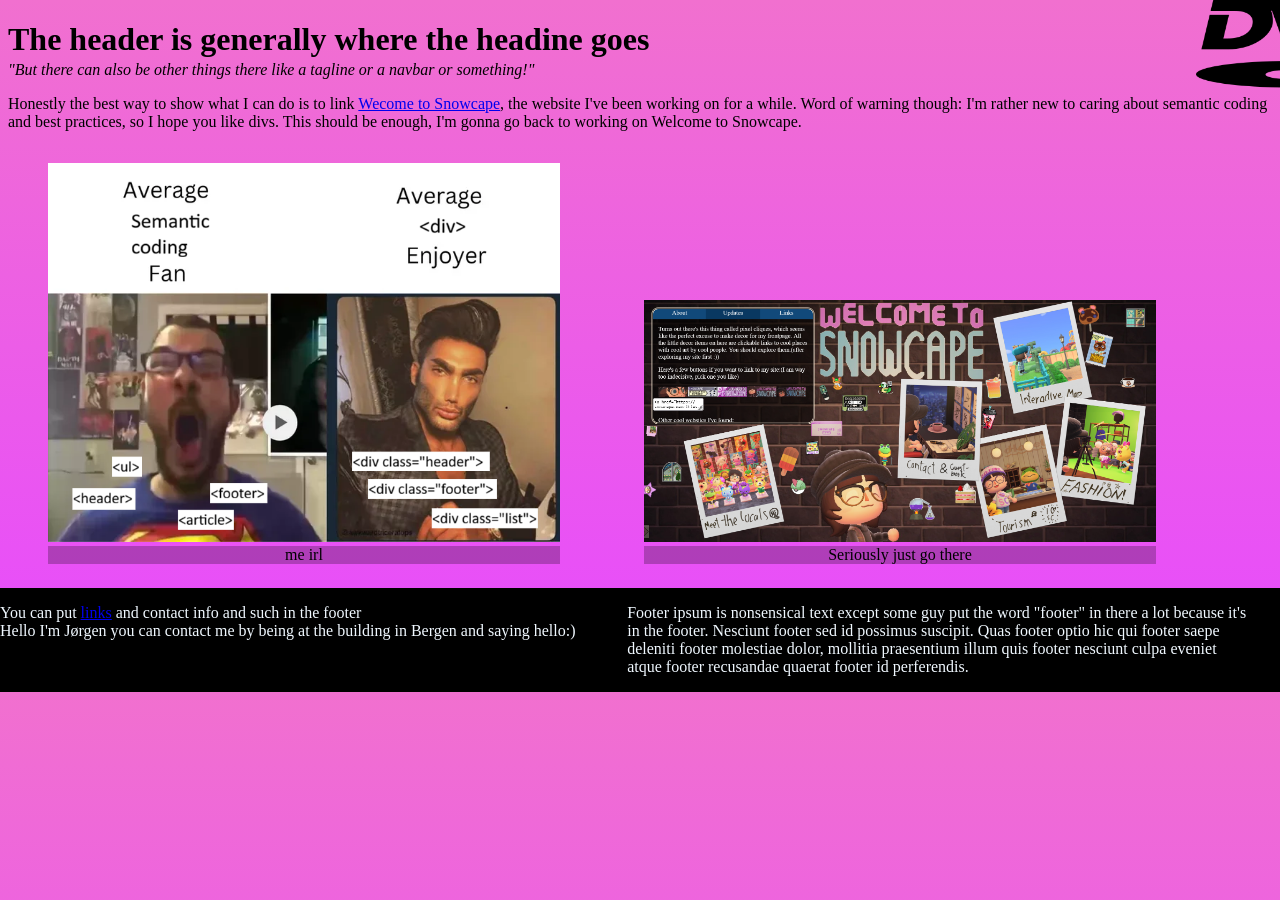
<file: index.html>
<!DOCTYPE html>
<html lang="en">
<head>
    <meta charset="UTF-8">
    <meta name="viewport" content="width=device-width, initial-scale=1.0">
    <meta name="description" content="Page for assignment. Only worth looking at if you're the one grading it">
    <link rel="stylesheet" href="stylesheet.css">
    <link rel="shortcut icon" href="imgs/icon.svg" type="image/x-icon">
    <title>Document</title>
</head>
<body>
    <header>
        <h1>The header is generally where the headine goes</h1>
        <p id="tagline">"But there can also be other things there like a tagline or a navbar or something!"</p>
    </header>
    <main>
        <p>Honestly the best way to show what I can do is to link <a href="https://snowcape.neocities.org/">Wecome to Snowcape</a>, the website I've been working on for a while. Word of warning though: I'm rather new to caring about semantic coding and best practices, so I hope you like divs. This should be enough, I'm gonna go back to working on Welcome to Snowcape.</p>
        <figure>
            <img src="imgs/divEnjoyer.png" alt="A humorous image in which I ironically depict myself as superior for not adhering to best practices.">
            <figcaption>me irl</figcaption>
        </figure>
        <a href="https://snowcape.neocities.org/"><figure>
            <img src="imgs/w2sc.png" alt="A screenshot from Welcome to Snowcape, my actual good site that you should visit instead">
            <figcaption>Seriously just go there</figcaption>
        </figure></a>
        <img id="dvdlogo" src="imgs/dvdlogo.png">
    </main>
    <footer>
        <p class="footertext">You can put <a href="#">links</a> and contact info and such in the footer <br>Hello I'm Jørgen you can contact me by being at the building in Bergen and saying hello:)</p>
        <p class="footertext">Footer ipsum is nonsensical text except some guy put the word "footer" in there a lot because it's in the footer. Nesciunt footer sed id possimus suscipit. Quas footer optio hic qui footer saepe deleniti footer molestiae dolor, mollitia praesentium illum quis footer nesciunt culpa eveniet atque footer recusandae quaerat footer id perferendis.</p>
    </footer>
</body>
</html>
</file>
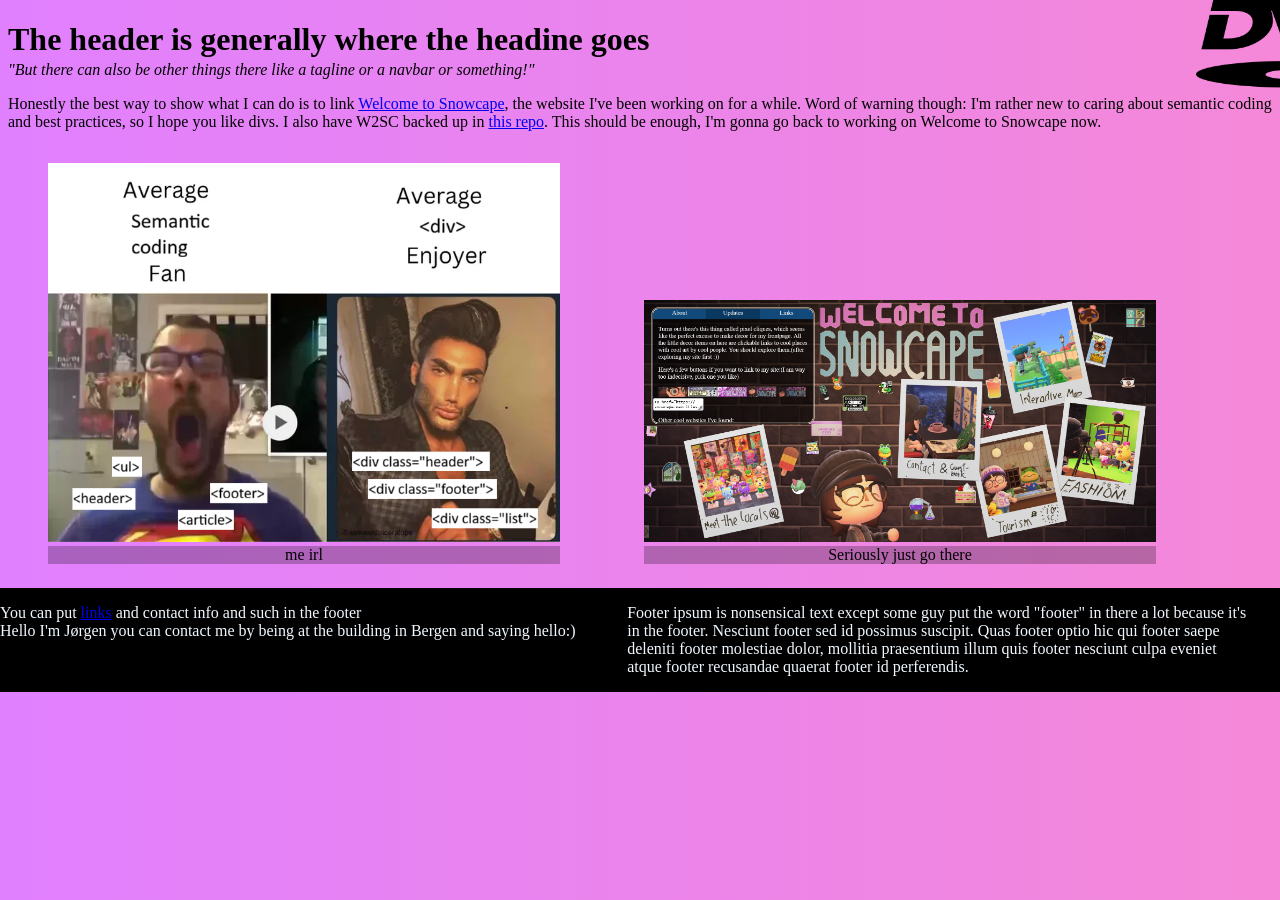
<file: HtmlCssWeek1/index.html>
<!DOCTYPE html>
<html lang="en">
<head>
    <meta charset="UTF-8">
    <meta name="viewport" content="width=device-width, initial-scale=1.0">
    <meta name="description" content="Page for assignment. Only worth looking at if you're the one grading it">
    <link rel="stylesheet" href="stylesheet.css">
    <link rel="shortcut icon" href="imgs/icon.svg" type="image/x-icon">
    <title>Cool Document</title>
</head>
<body>
    <header>
        <h1>The header is generally where the headine goes</h1>
        <p id="tagline">"But there can also be other things there like a tagline or a navbar or something!"</p>
    </header>
    <main>
        <p>Honestly the best way to show what I can do is to link <a href="https://snowcape.neocities.org/">Welcome to Snowcape</a>, the website I've been working on for a while. Word of warning though: I'm rather new to caring about semantic coding and best practices, so I hope you like divs. I also have W2SC backed up in <a href="https://github.com/Icyhuman/Welcome-to-Snowcape">this repo</a>. This should be enough, I'm gonna go back to working on Welcome to Snowcape now.</p>
        <figure>
            <img src="imgs/divEnjoyer.png" alt="A humorous image in which I ironically depict myself as superior for not adhering to best practices.">
            <figcaption>me irl</figcaption>
        </figure>
        <a href="https://snowcape.neocities.org/"><figure>
            <img src="imgs/w2sc.png" alt="A screenshot from Welcome to Snowcape, my actual good site that you should visit instead">
            <figcaption>Seriously just go there</figcaption>
        </figure></a>
        <img id="dvdlogo" src="imgs/dvdlogo.png">
    </main>
    <footer>
        <p class="footertext">You can put <a href="#">links</a> and contact info and such in the footer <br>Hello I'm Jørgen you can contact me by being at the building in Bergen and saying hello:)</p>
        <p class="footertext">Footer ipsum is nonsensical text except some guy put the word "footer" in there a lot because it's in the footer. Nesciunt footer sed id possimus suscipit. Quas footer optio hic qui footer saepe deleniti footer molestiae dolor, mollitia praesentium illum quis footer nesciunt culpa eveniet atque footer recusandae quaerat footer id perferendis.</p>
    </footer>
</body>
</html>
</file>
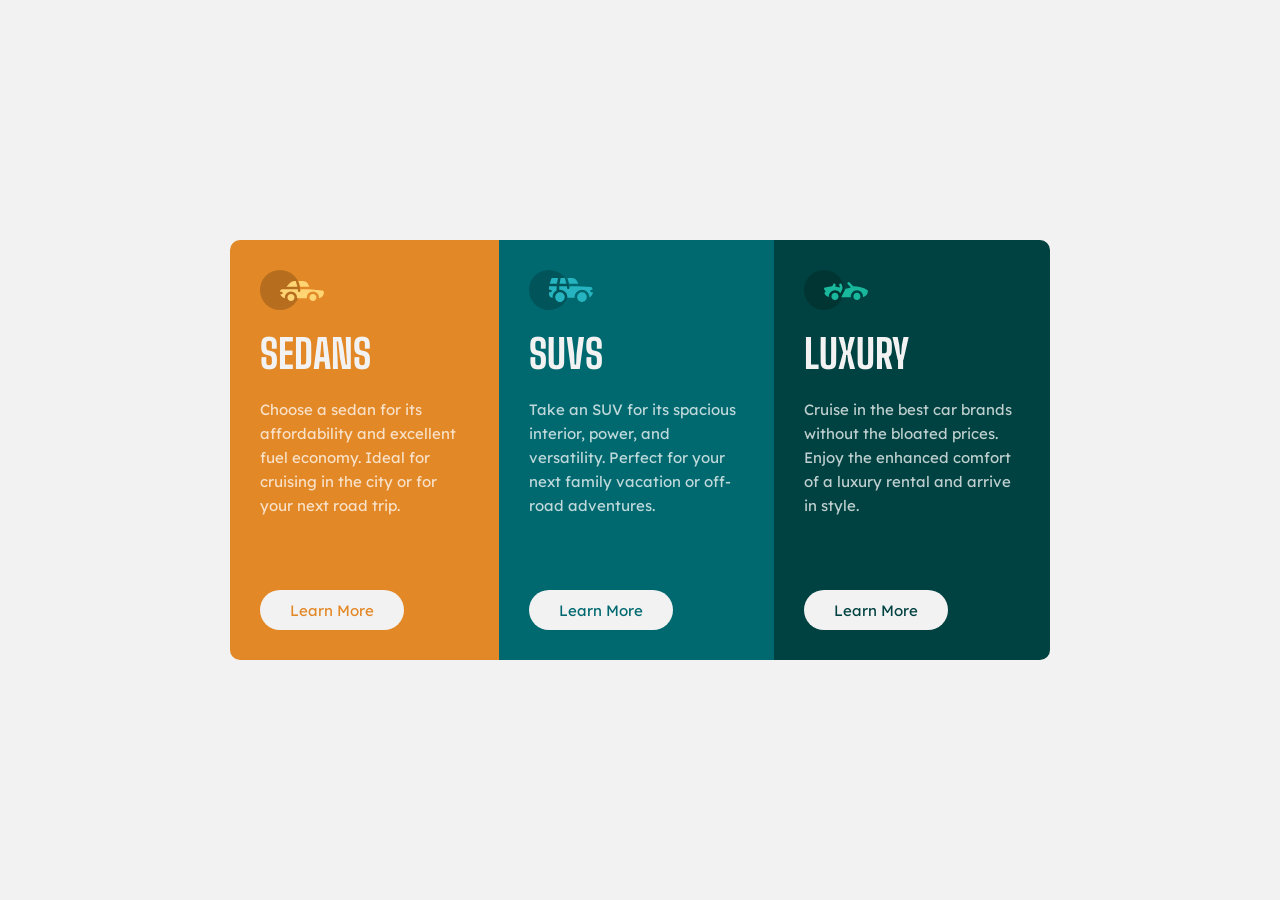
<file: HtmlCssWeek2/index.html>
<!doctype html>
<html lang="en">
  <head>
    <meta charset="UTF-8" />
    <meta name="viewport" content="width=device-width, initial-scale=1.0" />
    <link rel="stylesheet" href="style.css" />
    <link
      rel="shortcut icon"
      href="images/favicon-32x32.png"
      type="image/x-icon"
    />
    <title>Document</title>
  </head>
  <body>
    <!--Design notes:-->
    <!--It is impossible to know how the reference stretches since it is a jpeg. 
    I allow some squish when the window is narrowed, so the design may diverge a little bit.-->
    <!--The margins and gaps are probably not exact, but the spirit of the design is there.-->
    <!--I use the font weights provided in the guide, but my headlines render a bit thicker. Might be a browser difference, idk. -->
    <!--I added a subtle hover effect to the buttons because it looked cool-->
    <main>
      <div id="cars-container">
        <article class="car" id="sedan">
          <img class="car-icon" src="images/icon-sedans.svg" />
          <h2 class="car-hl">SEDANS</h2>
          <p class="car-desc">
            Choose a sedan for its affordability and excellent fuel economy.
            Ideal for cruising in the city or for your next road trip.
          </p>
          <button class="car-btn">Learn More</button>
        </article>
        <article class="car" id="suv">
          <img class="car-icon" src="images/icon-suvs.svg" />
          <h2 class="car-hl">SUVS</h2>
          <p class="car-desc">
            Take an SUV for its spacious interior, power, and versatility.
            Perfect for your next family vacation or off-road adventures.
          </p>
          <button class="car-btn">Learn More</button>
        </article>
        <article class="car" id="luxury">
          <img class="car-icon" src="images/icon-luxury.svg" />
          <h2 class="car-hl">LUXURY</h2>
          <p class="car-desc">
            Cruise in the best car brands without the bloated prices. Enjoy the
            enhanced comfort of a luxury rental and arrive in style.
          </p>
          <button class="car-btn">Learn More</button>
        </article>
      </div>
    </main>
  </body>
</html>
</file>
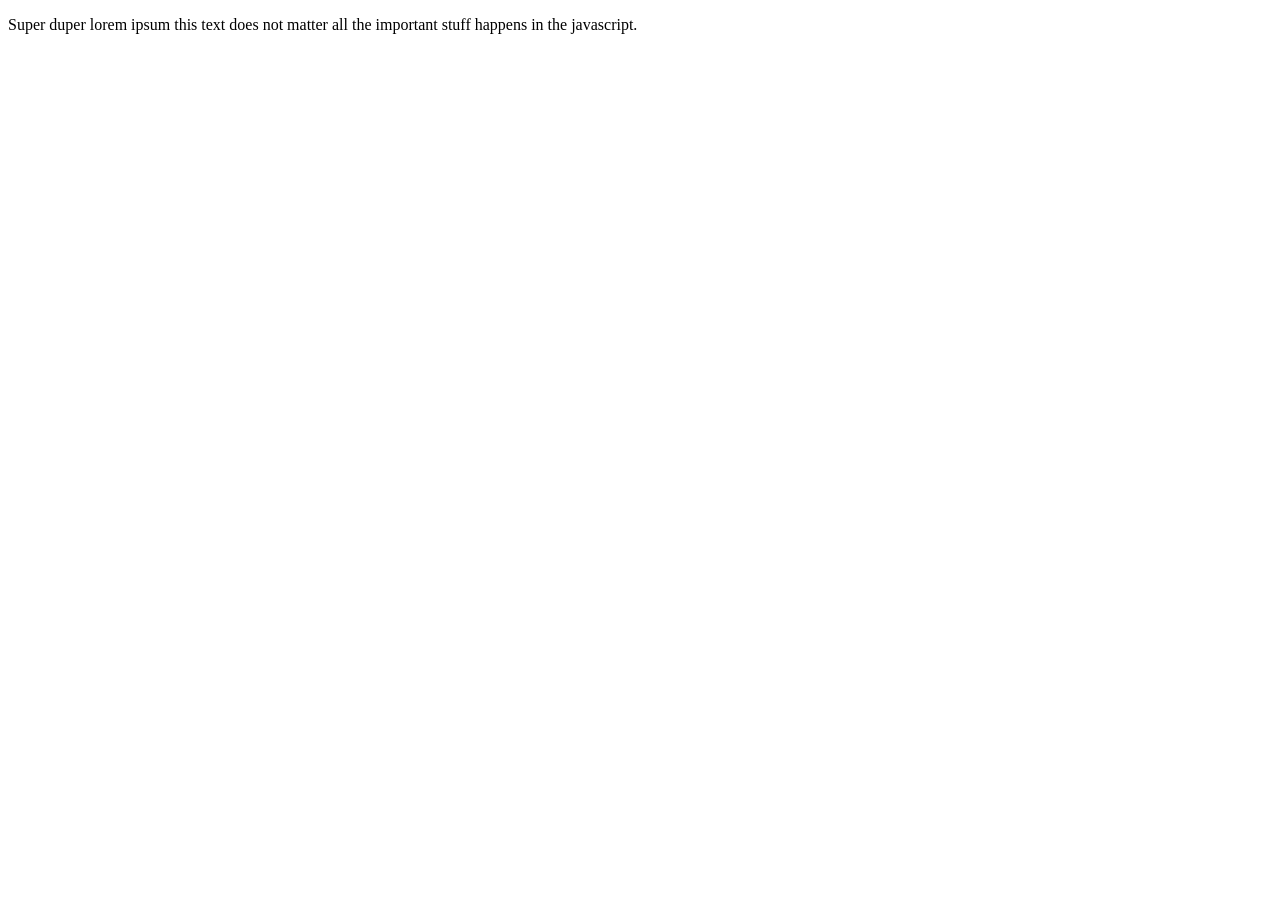
<file: JavascriptWeek1/index.html>
<!DOCTYPE html>
<html lang="en">
<head>
    <meta charset="UTF-8">
    <meta name="viewport" content="width=device-width, initial-scale=1.0">
    <script src="javascript.js" defer></script>
    <title>Me when I tie my script to a html page</title>
</head>
<body>
    <p>Super duper lorem ipsum this text does not matter all the important stuff happens in the javascript.</p>
</body>
</html>
</file>
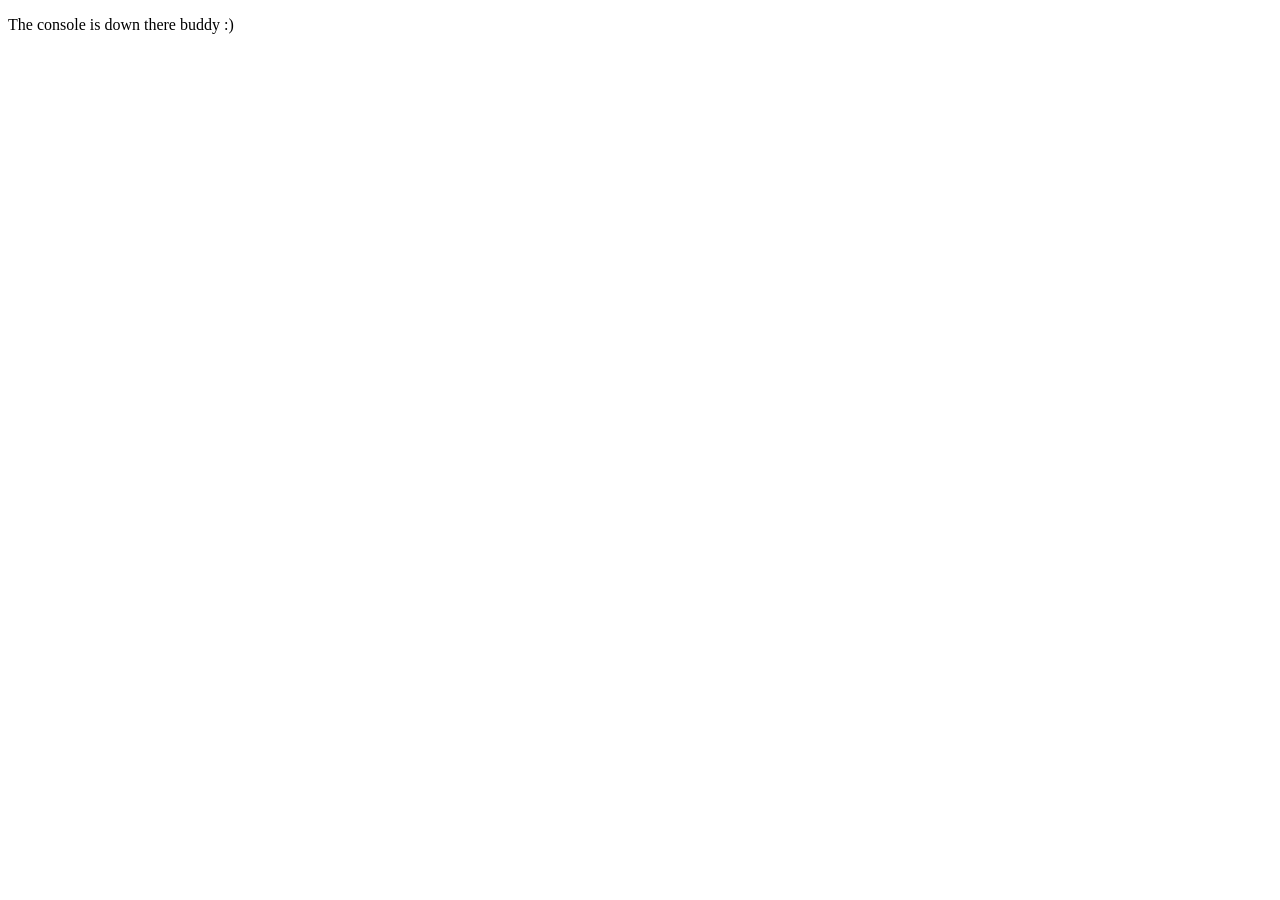
<file: JavascriptWeek2/index.html>
<!DOCTYPE html>
<html lang="en">
<head>
    <meta charset="UTF-8">
    <meta name="viewport" content="width=device-width, initial-scale=1.0">
    <title>Handsome Document</title>
    <script src="script.js"></script>
</head>
<body>
    <p>The console is down there buddy :)</p>
</body>
</html>
</file>
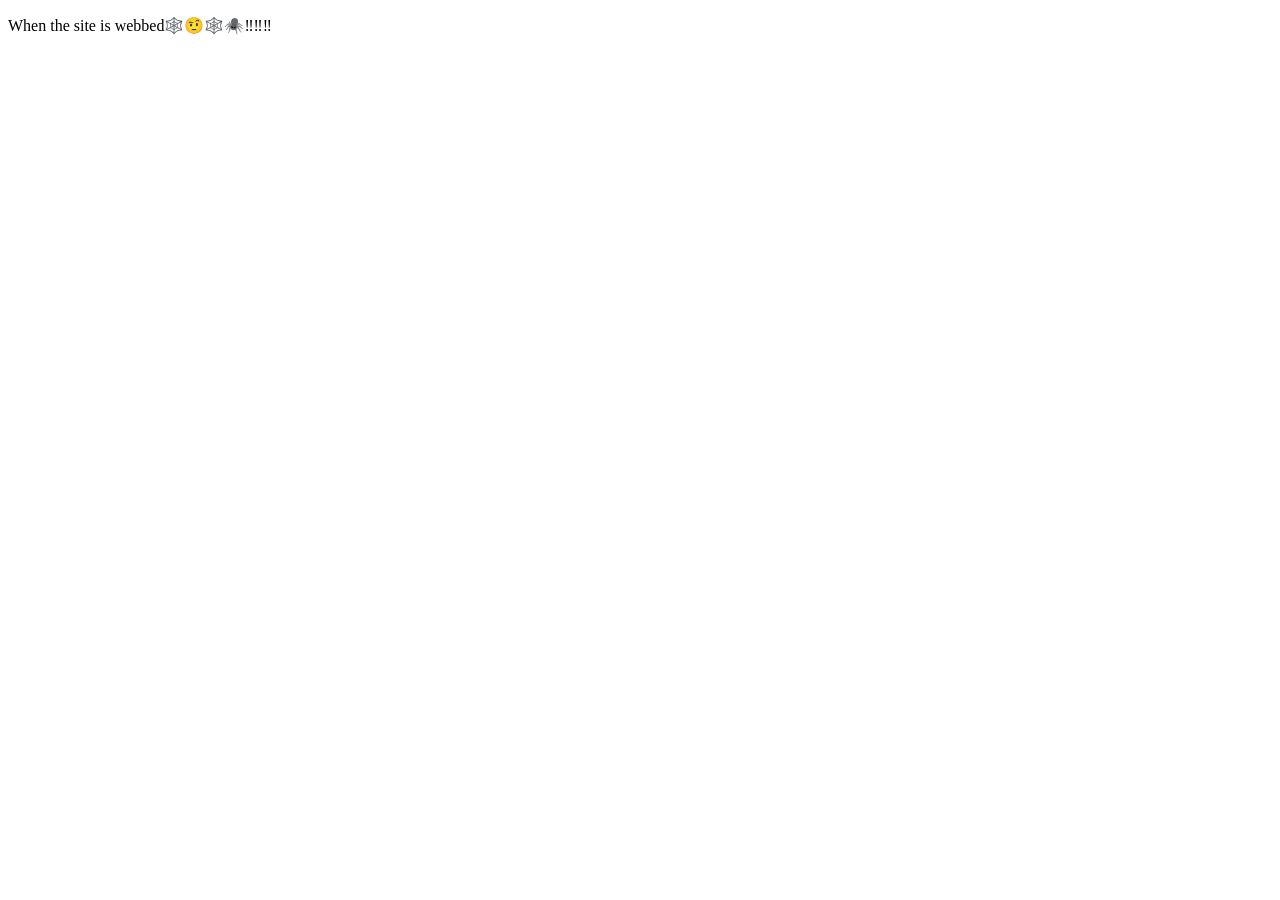
<file: JavascriptWeek3/index.html>
<!DOCTYPE html>
<html lang="en">
<head>
    <meta charset="UTF-8">
    <meta name="viewport" content="width=device-width, initial-scale=1.0">
    <title>🕷️🕸️Webbed Document🕸️🕷️</title>
    <script src="script.js"></script>
</head>
<body>
    <p>When the site is webbed🕸️🤨🕸️🕷️‼️‼️‼️</p>
</body>
</html>
</file>
<file: stylesheet.css>
body{
    background-image: linear-gradient(rgb(241, 112, 207),rgb(231, 74, 255));
    margin: 0;
}

header{
    margin: 8px;
}
h1{
    margin-bottom: 3px;
}
#tagline{
    font-style: italic;
    margin-top: 1px;
}
main{
    margin: 8px;
}
figure{
    width: 40vw;
    min-width: 300px;
    display: inline-block;
}
figcaption{
    background-color: rgba(0, 0, 0, 0.25);
    text-align: center;
    font-style: bold;
    color: black;
}
img{width: 100%;}
#dvdlogo{
    width: 200px;
    top: 0px;
    position: fixed;
    animation: updown 3.7s infinite linear, leftright 5.2s infinite linear;
    animation-direction: alternate;
}
@keyframes updown {
    from{top: 0%;}
    to{top: calc(100% - 88px); }/*hardcoded the width and height of the image, not very pretty but it works*/
}
@keyframes leftright {
    from{left: 0%;}
    to{left: calc(100% - 200px); }
}


footer{
    background-color: black;
    width: 100vw;
    display: grid;
    grid-template-columns: 49% 49%;
}
.footertext{
    color: aliceblue;
}
</file>
<file: HtmlCssWeek1/stylesheet.css>
body{
    background-image: linear-gradient(to left, rgb(245, 136, 216),rgb(225, 128, 255));
    margin: 0;
}

header{
    margin: 8px;
}
h1{
    margin-bottom: 3px;
}
#tagline{
    font-style: italic;
    margin-top: 1px;
}
main{
    margin: 8px;
}
figure{
    width: 40vw;
    min-width: 300px;
    display: inline-block;
}
figcaption{
    background-color: rgba(0, 0, 0, 0.25);
    text-align: center;
    font-style: bold;
    color: black;
}
img{width: 100%;}
#dvdlogo{
    width: 200px;
    top: 0px;
    position: fixed;
    animation: updown 3.7s infinite linear, leftright 5.2s infinite linear;
    animation-direction: alternate;
}
@keyframes updown {
    from{top: 0%;}
    to{top: calc(100% - 88px); }/*hardcoded the width and height of the image, not very pretty but it works*/
}
@keyframes leftright {
    from{left: 0%;}
    to{left: calc(100% - 200px); }
}


footer{
    background-color: black;
    width: 100vw;
    display: grid;
    grid-template-columns: 49% 49%;
}
.footertext{
    color: aliceblue;
}
</file>
<file: HtmlCssWeek2/style.css>
* {
  margin: 0;
  padding: 0;
}

@font-face {
  font-family: "Lexend Deca";
  src: url(Fonts/LexendDeca-VariableFont_wght.ttf) format("truetype");
  font-weight: 400;
}
@font-face {
  font-family: "Big Shoulders Display";
  src: url(Fonts/BigShoulders-VariableFont_opsz\,wght.ttf) format("truetype");
  font-weight: 700;
}
body {
  background-color: hsl(0, 0%, 95%);
  min-height: 100vh;
  width: 100vw;
}
main{
    width: 100vw;
    height: 100vh;
    display: flex;
    align-items: center;
    justify-content: center;
}
p {
  font-size: 15px;
  font-family: "Lexend Deca";
  color: hsla(0, 0%, 100%, 0.75);
  line-height: 1.6;
}
h2 {
  font-size: 40px;
  font-family: "Big Shoulders Display";
  color: hsl(0, 0%, 95%);
}
#cars-container {
  display: flex;
  border-radius: 10px;
  overflow: hidden;
  width: 90%;
  min-width: 650px;
  max-width: 820px;
  margin: auto;
}
.car {
  padding: 30px;
  display: flex;
  flex-direction: column;
  justify-content: space-between;
  gap: 20px;
  height: 360px;
}
.car-icon {
  width: 64px;
}
.car-btn {
  color: inherit;
  background-color: hsl(0, 0%, 95%);
  font-size: 15px;
  font-family: "Lexend Deca";
  padding: 0px 30px;
  height: 40px;
  border-radius: 20px;
  width: fit-content;
  border: 0;
  margin-top: auto;
  transition: 1s;
}
/*The reference image didn't show hover effects.
But this subtle hover is very smooth and cool.
So I'm taking a creative liberty :)*/
.car-btn:hover{
    background-color: hsl(0, 0%, 90%);
}
/*I declare color here so I can use inherit on buttons.
This way I get all individual styling done in one place.
Very nice and orderly!*/
#sedan {
  background-color: hsl(31, 77%, 52%);
  color: hsl(31, 77%, 52%);
}
#suv {
  background-color: hsl(184, 100%, 22%);
  color: hsl(184, 100%, 22%);
}
#luxury {
  background-color: hsl(179, 100%, 13%);
  color: hsl(179, 100%, 13%);
}
</file>
